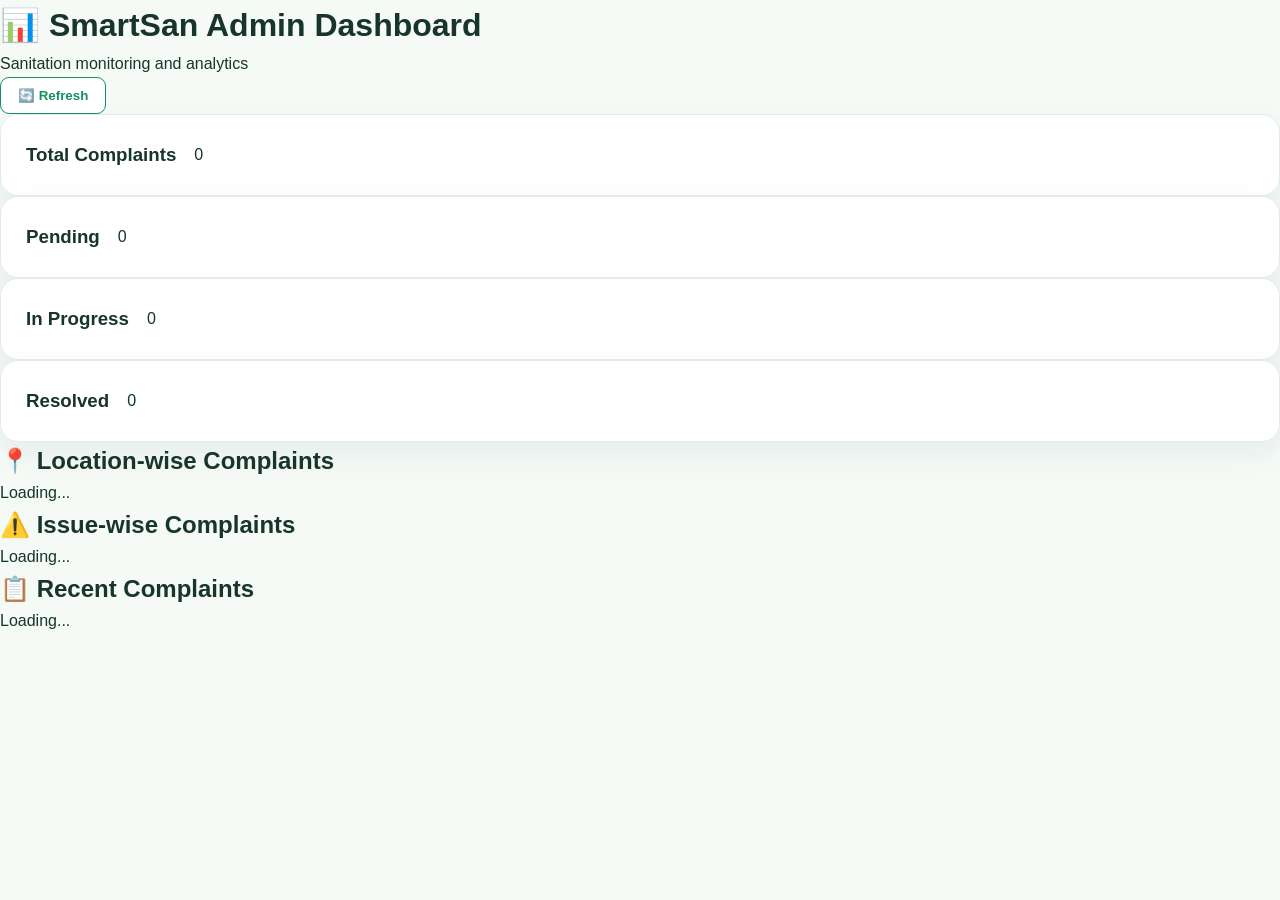
<file: admin.html>
<!DOCTYPE html>
<html lang="en">
<head>
    <meta charset="UTF-8">
    <meta name="viewport" content="width=device-width, initial-scale=1.0">

    <title>SmartSan - Admin Dashboard</title>

    <link rel="stylesheet" href="css/style.css">
</head>

<body>

<div class="dashboard-container">

    <header class="dashboard-header">
        <div>
            <h1>📊 SmartSan Admin Dashboard</h1>
            <p>Sanitation monitoring and analytics</p>
        </div>

        <button onclick="loadDashboard()" class="refresh-btn">
            🔄 Refresh
        </button>
    </header>


    <!-- STATISTICS -->

    <div class="stats-container">

        <div class="stat-card">
            <h3>Total Complaints</h3>
            <div id="total">0</div>
        </div>

        <div class="stat-card">
            <h3>Pending</h3>
            <div id="pending">0</div>
        </div>

        <div class="stat-card">
            <h3>In Progress</h3>
            <div id="progress">0</div>
        </div>

        <div class="stat-card">
            <h3>Resolved</h3>
            <div id="resolved">0</div>
        </div>

    </div>


    <!-- LOCATION ANALYSIS -->

    <div class="reports-section">

        <h2>📍 Location-wise Complaints</h2>

        <div id="locationData">
            Loading...
        </div>

    </div>


    <!-- ISSUE ANALYSIS -->

    <div class="reports-section">

        <h2>⚠️ Issue-wise Complaints</h2>

        <div id="issueData">
            Loading...
        </div>

    </div>


    <!-- RECENT COMPLAINTS -->

    <div class="reports-section">

        <h2>📋 Recent Complaints</h2>

        <div id="recentData">
            Loading...
        </div>

    </div>

</div>


<script>

const API = "http://127.0.0.1:5000";


// ==============================
// LOAD DASHBOARD
// ==============================

async function loadDashboard() {

    try {

        const response =
            await fetch(API + "/api/complaints");

        const complaints =
            await response.json();

        console.log("Admin Data:", complaints);


        updateStatistics(complaints);

        updateLocationData(complaints);

        updateIssueData(complaints);

        updateRecentComplaints(complaints);


    } catch (error) {

        console.error(error);

        alert(
            "Could not connect to SmartSan backend."
        );

    }

}


// ==============================
// STATISTICS
// ==============================

function updateStatistics(complaints) {

    let pending = 0;
    let progress = 0;
    let resolved = 0;


    complaints.forEach(function(c) {

        if (c.status === "Pending") {
            pending++;
        }

        if (c.status === "In Progress") {
            progress++;
        }

        if (c.status === "Resolved") {
            resolved++;
        }

    });


    document.getElementById("total")
        .textContent = complaints.length;

    document.getElementById("pending")
        .textContent = pending;

    document.getElementById("progress")
        .textContent = progress;

    document.getElementById("resolved")
        .textContent = resolved;

}


// ==============================
// LOCATION DATA
// ==============================

function updateLocationData(complaints) {

    const locations = {};


    complaints.forEach(function(c) {

        const name = c.location_name;

        if (!locations[name]) {
            locations[name] = 0;
        }

        locations[name]++;

    });


    let html = "";


    for (const location in locations) {

        html += `
            <div class="report-row">

                <div>
                    <strong>
                        📍 ${location}
                    </strong>
                </div>

                <div>
                    <strong>
                        ${locations[location]} complaints
                    </strong>
                </div>

            </div>
        `;

    }


    document.getElementById("locationData")
        .innerHTML =
        html || "<p>No data available</p>";

}


// ==============================
// ISSUE DATA
// ==============================

function updateIssueData(complaints) {

    const issues = {};


    complaints.forEach(function(c) {

        const issue = c.issue_type;

        if (!issues[issue]) {
            issues[issue] = 0;
        }

        issues[issue]++;

    });


    let html = "";


    for (const issue in issues) {

        html += `
            <div class="report-row">

                <div>
                    <strong>
                        ⚠️ ${issue}
                    </strong>
                </div>

                <div>
                    <strong>
                        ${issues[issue]} reports
                    </strong>
                </div>

            </div>
        `;

    }


    document.getElementById("issueData")
        .innerHTML =
        html || "<p>No data available</p>";

}


// ==============================
// RECENT COMPLAINTS
// ==============================

function updateRecentComplaints(complaints) {

    const recent =
        complaints.slice(0, 5);


    let html = "";


    recent.forEach(function(c) {

        html += `

            <div class="report-row">

                <div>

                    <h3>
                        Complaint #${c.complaint_id}
                    </h3>

                    <p>
                        📍 ${c.location_name}
                    </p>

                    <p>
                        ⚠️ ${c.issue_type}
                    </p>

                </div>


                <div>

                    <span class="status
                    ${
                        c.status === "Resolved"
                        ? "resolved"
                        : c.status === "In Progress"
                        ? "progress"
                        : "pending"
                    }">

                        ${c.status}

                    </span>

                </div>

            </div>

        `;

    });


    document.getElementById("recentData")
        .innerHTML =
        html || "<p>No complaints available</p>";

}


// ==============================
// LOAD ON PAGE OPEN
// ==============================

document.addEventListener(
    "DOMContentLoaded",
    loadDashboard
);

</script>

</body>
</html>
</file>
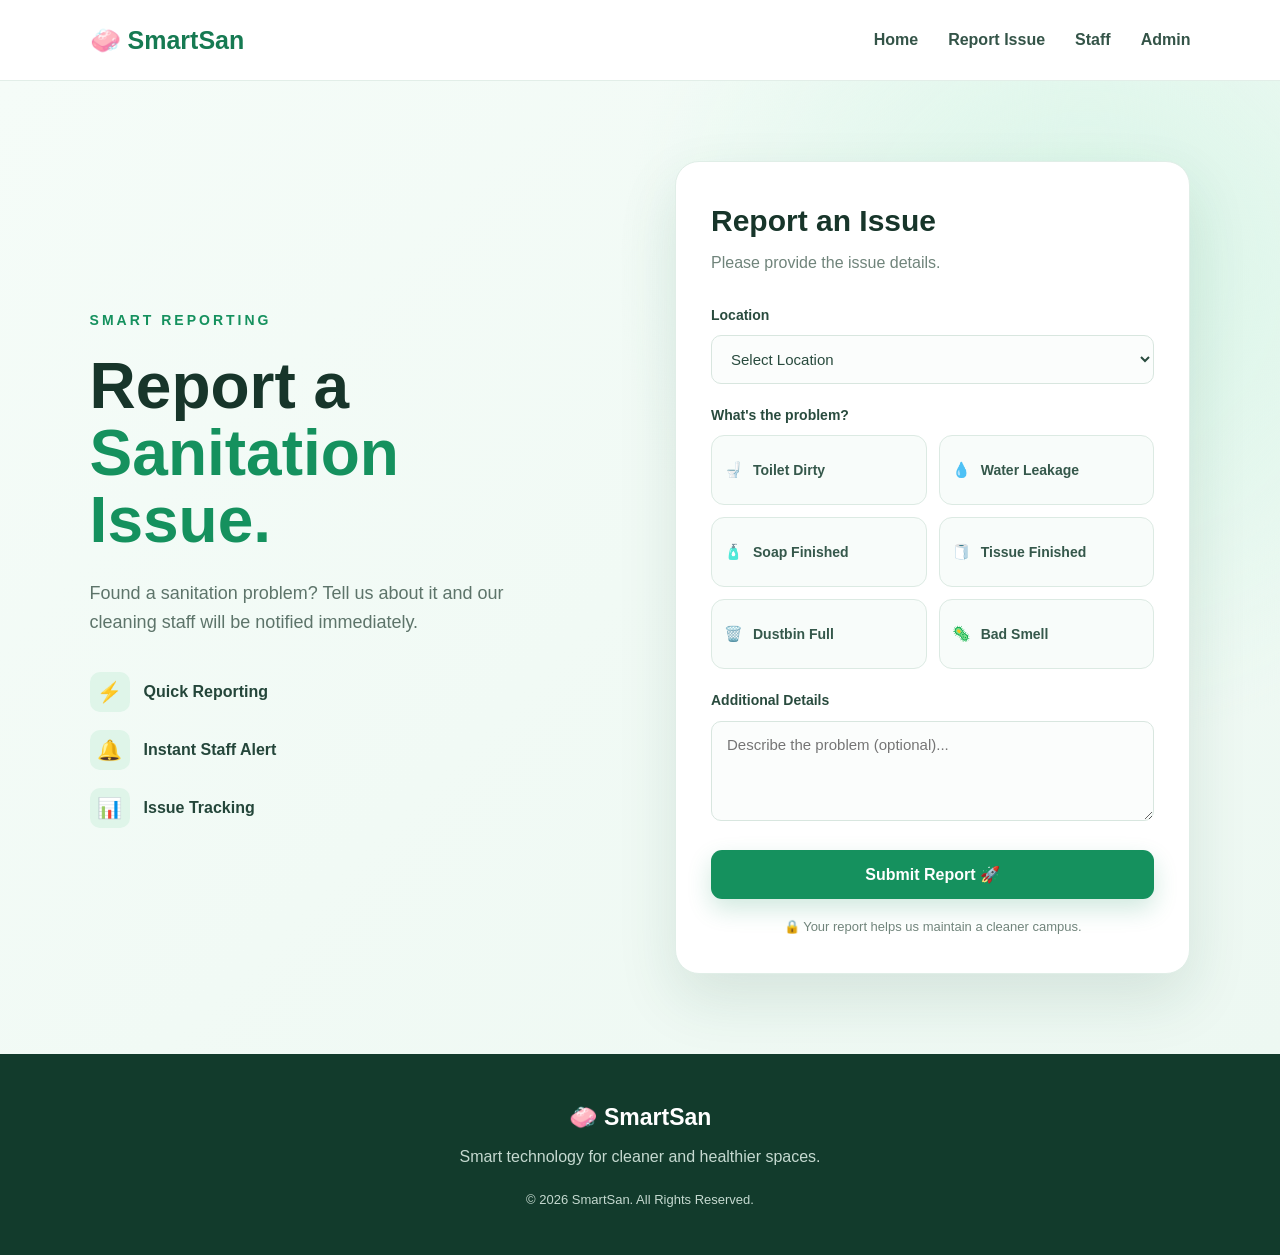
<file: report.html>
<!DOCTYPE html>
<html lang="en">

<head>
    <meta charset="UTF-8">
    <meta name="viewport" content="width=device-width, initial-scale=1.0">

    <title>Report Issue | SmartSan</title>

    <link rel="stylesheet" href="css/style.css">
</head>

<body>

    <!-- NAVBAR -->
    <header class="navbar">

        <div class="logo">
            🧼 SmartSan
        </div>

        <nav>
            <a href="index.html">Home</a>
            <a href="report.html">Report Issue</a>
            <a href="staff.html">Staff</a>
            <a href="admin.html">Admin</a>
        </nav>

    </header>


    <!-- REPORT SECTION -->
    <section class="report-section">

        <div class="report-container">

            <!-- LEFT SIDE -->
            <div class="report-info">

                <span class="small-title">
                    SMART REPORTING
                </span>

                <h1>
                    Report a<br>
                    <span>Sanitation Issue.</span>
                </h1>

                <p>
                    Found a sanitation problem?
                    Tell us about it and our cleaning staff
                    will be notified immediately.
                </p>

                <div class="report-features">

                    <div>
                        <span>⚡</span>
                        <strong>Quick Reporting</strong>
                    </div>

                    <div>
                        <span>🔔</span>
                        <strong>Instant Staff Alert</strong>
                    </div>

                    <div>
                        <span>📊</span>
                        <strong>Issue Tracking</strong>
                    </div>

                </div>

            </div>


            <!-- REPORT FORM -->
            <div class="report-card">

                <h2>Report an Issue</h2>

                <p class="form-subtitle">
                    Please provide the issue details.
                </p>


                <!-- LOCATION -->
                <label for="location">
                    Location
                </label>

                <select id="location">

                    <option value="">
                        Select Location
                    </option>

                    <option value="1">
                        Girls Toilet - Ground Floor
                    </option>

                    <option value="2">
                        Girls Toilet - First Floor
                    </option>

                    <option value="3">
                        Boys Toilet - Ground Floor
                    </option>

                    <option value="4">
                        Boys Toilet - First Floor
                    </option>

                    <option value="5">
                        Canteen
                    </option>

                    <option value="6">
                        College Campus
                    </option>

                </select>


                <!-- ISSUE TYPE -->
                <label>
                    What's the problem?
                </label>

                <div class="issue-grid">

                    <button
                        type="button"
                        class="issue-btn"
                        data-issue="Toilet Dirty">

                        🚽
                        <span>Toilet Dirty</span>

                    </button>


                    <button
                        type="button"
                        class="issue-btn"
                        data-issue="Water Leakage">

                        💧
                        <span>Water Leakage</span>

                    </button>


                    <button
                        type="button"
                        class="issue-btn"
                        data-issue="Soap Finished">

                        🧴
                        <span>Soap Finished</span>

                    </button>


                    <button
                        type="button"
                        class="issue-btn"
                        data-issue="Tissue Finished">

                        🧻
                        <span>Tissue Finished</span>

                    </button>


                    <button
                        type="button"
                        class="issue-btn"
                        data-issue="Dustbin Full">

                        🗑️
                        <span>Dustbin Full</span>

                    </button>


                    <button
                        type="button"
                        class="issue-btn"
                        data-issue="Bad Smell">

                        🦠
                        <span>Bad Smell</span>

                    </button>

                </div>


                <!-- DESCRIPTION -->
                <label for="description">
                    Additional Details
                </label>

                <textarea
                    id="description"
                    placeholder="Describe the problem (optional)..."
                    rows="4"></textarea>


                <!-- SUBMIT -->
                <button
                    type="button"
                    class="submit-report"
                    onclick="submitReport()">

                    Submit Report 🚀

                </button>


                <p class="privacy-note">
                    🔒 Your report helps us maintain a cleaner campus.
                </p>

            </div>

        </div>

    </section>


    <!-- FOOTER -->
    <footer>

        <h3>🧼 SmartSan</h3>

        <p>
            Smart technology for cleaner and healthier spaces.
        </p>

        <p class="copyright">
            © 2026 SmartSan. All Rights Reserved.
        </p>

    </footer>


    <script src="js/script.js"></script>

</body>

</html>
</file>
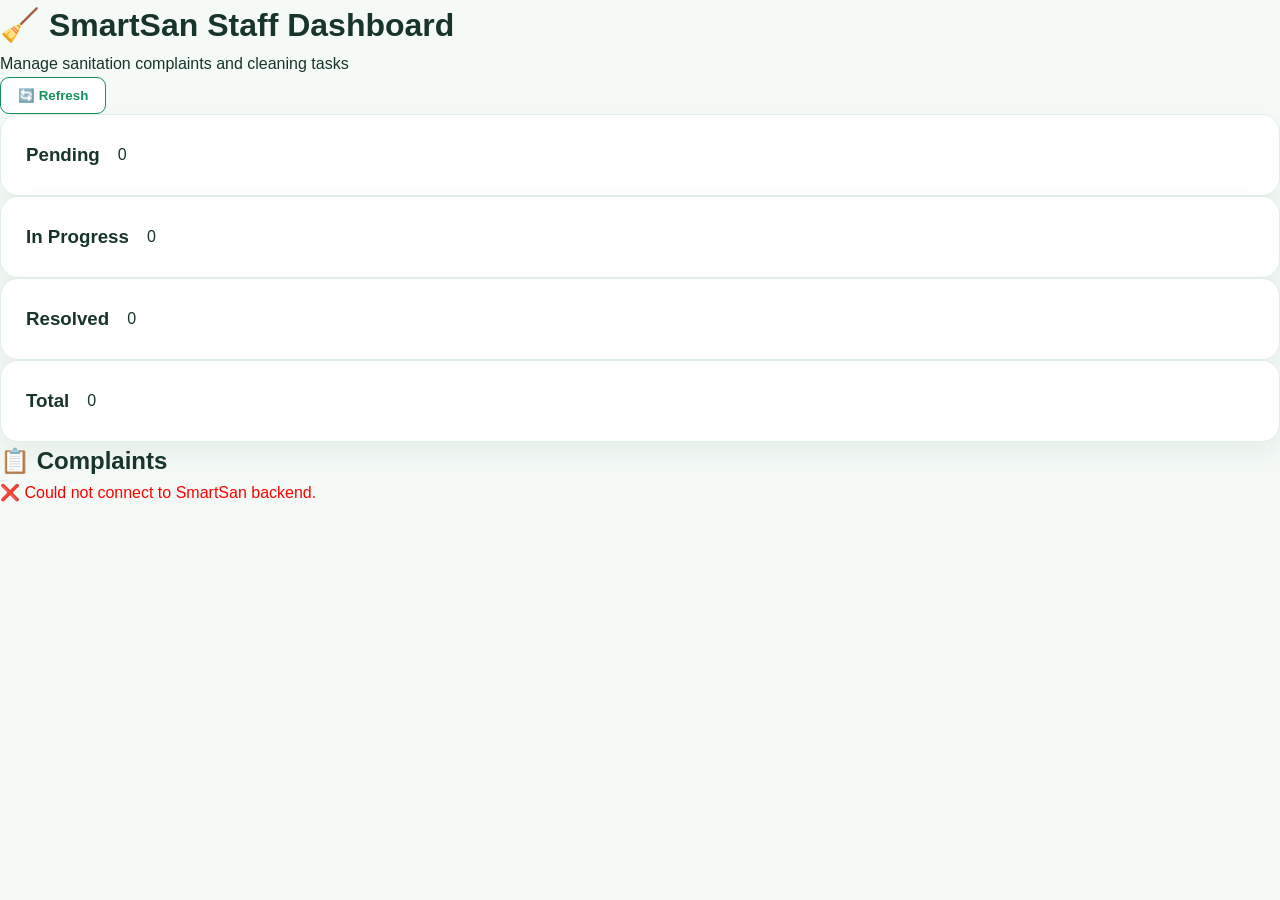
<file: staff.html>
<!DOCTYPE html>
<html lang="en">
<head>
    <meta charset="UTF-8">
    <meta name="viewport" content="width=device-width, initial-scale=1.0">

    <title>SmartSan - Staff Dashboard</title>

    <link rel="stylesheet" href="css/style.css">
</head>

<body>

    <div class="dashboard-container">

        <header class="dashboard-header">
            <div>
                <h1>🧹 SmartSan Staff Dashboard</h1>
                <p>Manage sanitation complaints and cleaning tasks</p>
            </div>

            <button onclick="loadComplaints()" class="refresh-btn">
                🔄 Refresh
            </button>
        </header>


        <div class="stats-container">

            <div class="stat-card">
                <h3>Pending</h3>
                <div id="pendingCount">0</div>
            </div>

            <div class="stat-card">
                <h3>In Progress</h3>
                <div id="progressCount">0</div>
            </div>

            <div class="stat-card">
                <h3>Resolved</h3>
                <div id="resolvedCount">0</div>
            </div>

            <div class="stat-card">
                <h3>Total</h3>
                <div id="totalCount">0</div>
            </div>

        </div>


        <div class="reports-section">

            <h2>📋 Complaints</h2>

            <div id="reportsContainer">

                <p>Loading complaints...</p>

            </div>

        </div>

    </div>


    <script>

        const API_URL = "http://127.0.0.1:5000";


        // ==============================
        // LOAD COMPLAINTS
        // ==============================

        async function loadComplaints() {

            const container =
                document.getElementById("reportsContainer");

            container.innerHTML =
                "<p>Loading complaints...</p>";

            try {

                const response =
                    await fetch(API_URL + "/api/complaints");

                const complaints =
                    await response.json();

                console.log("Complaints:", complaints);

                displayComplaints(complaints);

                updateStats(complaints);

            } catch (error) {

                console.error(error);

                container.innerHTML = `
                    <p style="color:red;">
                        ❌ Could not connect to SmartSan backend.
                    </p>
                `;
            }
        }


        // ==============================
        // DISPLAY COMPLAINTS
        // ==============================

        function displayComplaints(complaints) {

            const container =
                document.getElementById("reportsContainer");

            if (!complaints || complaints.length === 0) {

                container.innerHTML = `
                    <div class="empty-message">
                        <h3>🎉 No complaints</h3>
                        <p>All sanitation areas are clean.</p>
                    </div>
                `;

                return;
            }


            container.innerHTML = "";


            complaints.forEach(function (complaint) {

                let statusClass = "pending";

                if (complaint.status === "In Progress") {
                    statusClass = "progress";
                }

                if (complaint.status === "Resolved") {
                    statusClass = "resolved";
                }


                const card =
                    document.createElement("div");

                card.className = "report-row";


                card.innerHTML = `

                    <div class="report-info">

                        <h3>
                            Complaint #${complaint.complaint_id}
                        </h3>

                        <p>
                            📍 <strong>Location:</strong>
                            ${complaint.location_name}
                        </p>

                        <p>
                            ⚠️ <strong>Issue:</strong>
                            ${complaint.issue_type}
                        </p>

                        <p>
                            📱 <strong>Source:</strong>
                            ${complaint.source}
                        </p>

                        <p>
                            📝 <strong>Details:</strong>
                            ${complaint.details || "No details"}
                        </p>

                        <p>
                            🕒 <strong>Reported:</strong>
                            ${formatDate(complaint.reported_at)}
                        </p>

                    </div>


                    <div class="report-action">

                        <span class="status ${statusClass}">
                            ${complaint.status}
                        </span>


                        ${
                            complaint.status === "Pending"
                            ?
                            `<button
                                onclick="changeStatus(
                                    ${complaint.complaint_id},
                                    'In Progress'
                                )">
                                Start Cleaning
                            </button>`
                            :
                            ""
                        }


                        ${
                            complaint.status === "In Progress"
                            ?
                            `<button
                                onclick="changeStatus(
                                    ${complaint.complaint_id},
                                    'Resolved'
                                )">
                                Complete ✓
                            </button>`
                            :
                            ""
                        }


                        ${
                            complaint.status === "Resolved"
                            ?
                            `<button disabled>
                                Completed ✓
                            </button>`
                            :
                            ""
                        }

                    </div>

                `;


                container.appendChild(card);

            });

        }


        // ==============================
        // UPDATE STATUS
        // ==============================

        async function changeStatus(
            complaintId,
            newStatus
        ) {

            try {

                const response = await fetch(
                    API_URL +
                    "/api/complaints/" +
                    complaintId +
                    "/status",
                    {
                        method: "PUT",

                        headers: {
                            "Content-Type":
                                "application/json"
                        },

                        body: JSON.stringify({
                            status: newStatus
                        })
                    }
                );


                const result =
                    await response.json();


                console.log(result);


                if (response.ok) {

                    alert(
                        "Complaint #" +
                        complaintId +
                        " updated to " +
                        newStatus +
                        " ✅"
                    );

                    loadComplaints();

                } else {

                    alert(
                        "Error: " +
                        result.message
                    );
                }


            } catch (error) {

                console.error(error);

                alert(
                    "Could not connect to backend."
                );
            }

        }


        // ==============================
        // UPDATE STATISTICS
        // ==============================

        function updateStats(complaints) {

            let pending = 0;
            let progress = 0;
            let resolved = 0;


            complaints.forEach(function (complaint) {

                if (complaint.status === "Pending") {
                    pending++;
                }

                else if (
                    complaint.status === "In Progress"
                ) {
                    progress++;
                }

                else if (
                    complaint.status === "Resolved"
                ) {
                    resolved++;
                }

            });


            document.getElementById(
                "pendingCount"
            ).textContent = pending;


            document.getElementById(
                "progressCount"
            ).textContent = progress;


            document.getElementById(
                "resolvedCount"
            ).textContent = resolved;


            document.getElementById(
                "totalCount"
            ).textContent = complaints.length;

        }


        // ==============================
        // DATE FORMAT
        // ==============================

        function formatDate(dateString) {

            if (!dateString) {
                return "N/A";
            }

            return new Date(dateString)
                .toLocaleString();

        }


        // ==============================
        // LOAD WHEN PAGE OPENS
        // ==============================

        document.addEventListener(
            "DOMContentLoaded",
            loadComplaints
        );

    </script>

</body>
</html>
</file>
<file: css/style.css>
/* =========================
   SMARTSAN GLOBAL STYLES
========================= */

* {
    margin: 0;
    padding: 0;
    box-sizing: border-box;
}

html {
    scroll-behavior: smooth;
}

body {
    font-family: Arial, Helvetica, sans-serif;
    background: #f5faf7;
    color: #17352a;
    line-height: 1.6;
}


/* =========================
   NAVBAR
========================= */

.navbar {
    width: 100%;
    padding: 20px 7%;
    display: flex;
    justify-content: space-between;
    align-items: center;

    background: rgba(255, 255, 255, 0.95);

    border-bottom: 1px solid #e2eee8;

    position: sticky;
    top: 0;
    z-index: 1000;
}

.logo {
    font-size: 25px;
    font-weight: 800;
    color: #167a52;
}

.navbar nav {
    display: flex;
    gap: 30px;
}

.navbar nav a {
    text-decoration: none;
    color: #345448;
    font-weight: 600;
    transition: 0.3s;
}

.navbar nav a:hover {
    color: #14905d;
}


/* =========================
   HERO
========================= */

.hero {
    min-height: 650px;

    padding: 90px 7%;

    display: flex;
    justify-content: space-between;
    align-items: center;
    gap: 70px;

    background:
        radial-gradient(circle at 80% 20%, #d9f5e7, transparent 35%),
        linear-gradient(135deg, #f7fcf9, #eef9f3);
}

.hero-content {
    max-width: 650px;
}

.small-title {
    color: #15915e;
    font-size: 14px;
    font-weight: 800;
    letter-spacing: 2px;
}

.hero h1 {
    margin-top: 18px;

    font-size: clamp(48px, 6vw, 78px);

    line-height: 1.05;

    color: #17352a;
}

.hero h1 span {
    color: #15915e;
}

.hero p {
    margin-top: 25px;

    max-width: 600px;

    font-size: 18px;

    color: #587067;
}


/* =========================
   BUTTONS
========================= */

.hero-buttons {
    margin-top: 35px;

    display: flex;
    gap: 15px;
    flex-wrap: wrap;
}

.btn {
    display: inline-block;

    padding: 14px 25px;

    border-radius: 10px;

    text-decoration: none;

    font-weight: 700;

    transition: 0.3s;
}

.primary {
    background: #15915e;
    color: white;

    box-shadow: 0 10px 25px rgba(21, 145, 94, 0.2);
}

.primary:hover {
    transform: translateY(-3px);
    background: #10794d;
}

.secondary {
    border: 1px solid #15915e;
    color: #15915e;
    background: white;
}

.secondary:hover {
    background: #eaf8f1;
}


/* =========================
   STATUS CARD
========================= */

.status-card {
    width: 380px;

    background: white;

    padding: 28px;

    border-radius: 22px;

    box-shadow: 0 25px 60px rgba(32, 85, 62, 0.12);

    border: 1px solid #e3eee8;
}

.status-header {
    display: flex;

    justify-content: space-between;
    align-items: center;

    padding-bottom: 20px;

    border-bottom: 1px solid #edf2ef;
}

.status-header h3 {
    font-size: 20px;
}

.status-header p {
    color: #15915e;

    font-size: 14px;

    font-weight: 700;
}

.status-icon {
    font-size: 30px;
}

.status-item {
    display: flex;

    justify-content: space-between;
    align-items: center;

    padding: 18px 5px;

    border-bottom: 1px solid #f0f3f1;

    color: #40584e;
}

.status-item:last-child {
    border-bottom: none;
}

.status-item strong {
    color: #c47b00;
}

.status-item .success {
    color: #15915e;
}


/* =========================
   HOW IT WORKS
========================= */

.how-section {
    padding: 100px 7%;

    background: white;
}

.section-heading {
    text-align: center;

    margin-bottom: 55px;
}

.section-heading span {
    color: #15915e;

    font-size: 13px;

    font-weight: 800;

    letter-spacing: 2px;
}

.section-heading h2 {
    margin-top: 12px;

    font-size: 45px;

    line-height: 1.15;
}


/* =========================
   FEATURE CARDS
========================= */

.feature-grid {
    max-width: 1200px;

    margin: auto;

    display: grid;

    grid-template-columns: repeat(4, 1fr);

    gap: 22px;
}

.feature-card {
    padding: 30px;

    background: #f7fbf9;

    border: 1px solid #e4eee9;

    border-radius: 18px;

    transition: 0.3s;
}

.feature-card:hover {
    transform: translateY(-8px);

    box-shadow: 0 20px 40px rgba(23, 85, 58, 0.1);

    border-color: #b9e4cf;
}

.feature-icon {
    width: 55px;
    height: 55px;

    display: flex;
    align-items: center;
    justify-content: center;

    border-radius: 14px;

    background: #dff5e9;

    font-size: 26px;

    margin-bottom: 20px;
}

.feature-card h3 {
    font-size: 20px;

    margin-bottom: 10px;
}

.feature-card p {
    color: #687c73;

    font-size: 15px;
}


/* =========================
   FOOTER
========================= */

footer {
    text-align: center;

    padding: 45px 20px;

    background: #123b2c;

    color: white;
}

footer h3 {
    font-size: 23px;

    margin-bottom: 8px;
}

footer p {
    color: #c5d9d0;
}

footer .copyright {
    margin-top: 20px;

    font-size: 13px;
}


/* =========================
   RESPONSIVE
========================= */

@media (max-width: 950px) {

    .hero {
        flex-direction: column;

        text-align: center;
    }

    .hero-buttons {
        justify-content: center;
    }

    .status-card {
        width: 100%;
        max-width: 500px;
    }

    .feature-grid {
        grid-template-columns: repeat(2, 1fr);
    }
}


@media (max-width: 600px) {

    .navbar {
        flex-direction: column;
        gap: 15px;
    }

    .navbar nav {
        gap: 15px;

        flex-wrap: wrap;

        justify-content: center;
    }

    .hero {
        padding: 60px 5%;
    }

    .hero h1 {
        font-size: 45px;
    }

    .feature-grid {
        grid-template-columns: 1fr;
    }

    .section-heading h2 {
        font-size: 35px;
    }
}
/* =========================
   REPORT PAGE
========================= */

.report-section {
    min-height: 720px;
    padding: 80px 7%;

    background:
        radial-gradient(circle at 85% 20%, #d8f5e7, transparent 35%),
        linear-gradient(135deg, #f5fcf8, #edf8f2);
}

.report-container {
    max-width: 1200px;
    margin: auto;

    display: grid;
    grid-template-columns: 1fr 1fr;

    gap: 70px;
    align-items: center;
}


/* LEFT CONTENT */

.report-info {
    padding-right: 30px;
}

.report-info .small-title {
    color: #15915e;

    font-size: 14px;

    font-weight: 800;

    letter-spacing: 3px;
}

.report-info h1 {
    margin-top: 20px;

    font-size: 64px;

    line-height: 1.05;

    color: #17352a;
}

.report-info h1 span {
    color: #15915e;
}

.report-info > p {
    margin-top: 25px;

    max-width: 520px;

    font-size: 18px;

    color: #5d746a;
}


/* REPORT FEATURES */

.report-features {
    margin-top: 35px;

    display: flex;

    flex-direction: column;

    gap: 18px;
}

.report-features div {
    display: flex;

    align-items: center;

    gap: 14px;

    font-size: 16px;

    color: #24463a;
}

.report-features span {
    width: 40px;
    height: 40px;

    display: flex;

    align-items: center;

    justify-content: center;

    border-radius: 10px;

    background: #dff5e9;

    font-size: 20px;
}


/* =========================
   REPORT CARD
========================= */

.report-card {
    background: white;

    padding: 35px;

    border-radius: 24px;

    border: 1px solid #e0eee7;

    box-shadow: 0 25px 60px rgba(24, 84, 59, 0.12);
}

.report-card h2 {
    font-size: 30px;

    color: #17352a;
}

.form-subtitle {
    margin-top: 5px;

    margin-bottom: 28px;

    color: #70847b;
}


/* LABELS */

.report-card label {
    display: block;

    margin-top: 20px;

    margin-bottom: 9px;

    font-size: 14px;

    font-weight: 700;

    color: #294b3e;
}


/* LOCATION */

.report-card select,
.report-card textarea {
    width: 100%;

    padding: 14px 15px;

    border: 1px solid #d8e6df;

    border-radius: 10px;

    outline: none;

    font-size: 15px;

    font-family: inherit;

    background: #fbfdfc;

    color: #294b3e;

    transition: 0.3s;
}

.report-card select:focus,
.report-card textarea:focus {
    border-color: #15915e;

    box-shadow: 0 0 0 3px rgba(21, 145, 94, 0.1);
}


/* =========================
   ISSUE BUTTONS
========================= */

.issue-grid {
    display: grid;

    grid-template-columns: 1fr 1fr;

    gap: 12px;
}

.issue-btn {
    min-height: 70px;

    padding: 12px;

    border: 1px solid #dceae3;

    border-radius: 13px;

    background: #f8fcfa;

    cursor: pointer;

    display: flex;

    align-items: center;

    gap: 10px;

    text-align: left;

    font-family: inherit;

    font-size: 15px;

    font-weight: 600;

    color: #35584b;

    transition: 0.25s;
}

.issue-btn:hover {
    border-color: #15915e;

    background: #eaf8f1;

    transform: translateY(-2px);
}

.issue-btn.active {
    border-color: #15915e;

    background: #dff5e9;

    color: #10794d;

    box-shadow: 0 5px 15px rgba(21, 145, 94, 0.12);
}

.issue-btn span {
    font-size: 14px;
}


/* TEXTAREA */

.report-card textarea {
    resize: vertical;

    min-height: 100px;
}


/* =========================
   SUBMIT BUTTON
========================= */

.submit-report {
    width: 100%;

    margin-top: 22px;

    padding: 15px;

    border: none;

    border-radius: 11px;

    background: #15915e;

    color: white;

    font-size: 16px;

    font-weight: 700;

    font-family: inherit;

    cursor: pointer;

    box-shadow: 0 10px 25px rgba(21, 145, 94, 0.2);

    transition: 0.3s;
}

.submit-report:hover {
    background: #10794d;

    transform: translateY(-2px);
}


/* PRIVACY NOTE */

.privacy-note {
    margin-top: 18px;

    text-align: center;

    font-size: 13px;

    color: #70847b;
}


/* =========================
   REPORT PAGE RESPONSIVE
========================= */

@media (max-width: 900px) {

    .report-container {
        grid-template-columns: 1fr;

        gap: 40px;
    }

    .report-info {
        padding-right: 0;

        text-align: center;
    }

    .report-info > p {
        margin-left: auto;
        margin-right: auto;
    }

    .report-features {
        align-items: center;
    }
}


@media (max-width: 600px) {

    .report-section {
        padding: 50px 5%;
    }

    .report-info h1 {
        font-size: 45px;
    }

    .report-card {
        padding: 25px 20px;
    }

    .issue-grid {
        grid-template-columns: 1fr;
    }
}
/* =================================
   STAFF DASHBOARD
================================= */

.staff-section {
    min-height: 800px;
    padding: 75px 7%;

    background:
        radial-gradient(circle at 90% 10%, #dff6ea, transparent 30%),
        #f5faf7;
}


/* DASHBOARD HEADING */

.dashboard-heading {
    max-width: 1200px;
    margin: auto;

    display: flex;
    justify-content: space-between;
    align-items: flex-end;

    gap: 30px;
}

.dashboard-heading h1 {
    margin-top: 10px;

    font-size: 48px;

    color: #17352a;
}

.dashboard-heading p {
    margin-top: 8px;

    color: #667b71;

    font-size: 16px;
}

.online-status {
    padding: 12px 18px;

    background: white;

    border: 1px solid #dcebe3;

    border-radius: 30px;

    color: #15915e;

    font-weight: 700;

    box-shadow: 0 8px 20px rgba(23, 85, 58, 0.07);
}


/* =================================
   STATISTICS
================================= */

.stats-grid {
    max-width: 1200px;

    margin: 45px auto;

    display: grid;

    grid-template-columns: repeat(4, 1fr);

    gap: 20px;
}

.stat-card {
    padding: 25px;

    background: white;

    border: 1px solid #e0eee7;

    border-radius: 18px;

    display: flex;

    align-items: center;

    gap: 18px;

    box-shadow: 0 12px 30px rgba(23, 85, 58, 0.07);

    transition: 0.3s;
}

.stat-card:hover {
    transform: translateY(-5px);
}

.stat-icon {
    width: 55px;
    height: 55px;

    display: flex;

    align-items: center;
    justify-content: center;

    border-radius: 14px;

    background: #e2f6eb;

    font-size: 25px;
}

.stat-card h2 {
    font-size: 30px;

    color: #17352a;
}

.stat-card p {
    color: #71857c;

    font-size: 14px;

    font-weight: 600;
}

.alert-card {
    border-color: #f0dfc2;
}


/* =================================
   REPORTS PANEL
================================= */

.reports-panel,
.sensor-alerts {
    max-width: 1200px;

    margin: 30px auto;

    background: white;

    border: 1px solid #e0eee7;

    border-radius: 20px;

    padding: 30px;

    box-shadow: 0 15px 35px rgba(23, 85, 58, 0.06);
}

.panel-header {
    display: flex;

    justify-content: space-between;

    align-items: center;

    gap: 20px;

    margin-bottom: 25px;
}

.panel-header h2 {
    font-size: 25px;

    color: #17352a;
}

.panel-header p {
    margin-top: 5px;

    color: #71857c;

    font-size: 14px;
}


/* REFRESH BUTTON */

.refresh-btn {
    border: 1px solid #15915e;

    background: white;

    color: #15915e;

    padding: 10px 17px;

    border-radius: 9px;

    font-weight: 700;

    cursor: pointer;

    transition: 0.3s;
}

.refresh-btn:hover {
    background: #15915e;

    color: white;
}


/* =================================
   REPORT ROW
================================= */

.report-row {
    display: grid;

    grid-template-columns: 2.2fr 1.5fr 0.7fr 0.9fr 0.7fr;

    align-items: center;

    gap: 20px;

    padding: 20px 5px;

    border-top: 1px solid #edf2ef;
}

.report-location {
    display: flex;

    align-items: center;

    gap: 14px;
}

.location-icon {
    width: 45px;
    height: 45px;

    display: flex;

    justify-content: center;
    align-items: center;

    border-radius: 12px;

    background: #e5f7ed;

    font-size: 21px;
}

.report-location h3 {
    font-size: 15px;

    color: #294b3e;
}

.report-location p {
    margin-top: 3px;

    color: #879890;

    font-size: 12px;
}

.report-issue {
    font-size: 14px;

    font-weight: 600;

    color: #456358;
}


/* =================================
   PRIORITY
================================= */

.priority {
    display: inline-block;

    padding: 5px 9px;

    border-radius: 20px;

    font-size: 11px;

    font-weight: 800;
}

.priority.high {
    background: #ffe6e1;

    color: #d64b35;
}

.priority.medium {
    background: #fff1d7;

    color: #b87900;
}

.priority.low {
    background: #e2f6eb;

    color: #168354;
}


/* =================================
   STATUS
================================= */

.status {
    display: inline-block;

    padding: 6px 11px;

    border-radius: 20px;

    font-size: 12px;

    font-weight: 700;
}

.status.pending {
    background: #fff1d7;

    color: #b87900;
}

.status.progress {
    background: #e2edff;

    color: #3971c7;
}

.status.resolved {
    background: #e2f6eb;

    color: #168354;
}


/* =================================
   ACTION BUTTON
================================= */

.action-btn {
    border: none;

    padding: 9px 14px;

    border-radius: 8px;

    background: #15915e;

    color: white;

    font-weight: 700;

    cursor: pointer;

    transition: 0.3s;
}

.action-btn:hover {
    background: #10794d;

    transform: translateY(-2px);
}

.action-btn.completed {
    background: #e2f6eb;

    color: #168354;

    cursor: default;
}


/* =================================
   SENSOR ALERTS
================================= */

.sensor-grid {
    display: grid;

    grid-template-columns: repeat(3, 1fr);

    gap: 18px;
}

.sensor-card {
    padding: 20px;

    background: #f7fbf9;

    border: 1px solid #e1eee8;

    border-radius: 15px;

    display: grid;

    grid-template-columns: auto 1fr auto;

    align-items: center;

    gap: 13px;
}

.sensor-icon {
    width: 45px;
    height: 45px;

    display: flex;

    align-items: center;
    justify-content: center;

    background: #e1f5e9;

    border-radius: 11px;

    font-size: 21px;
}

.sensor-card h3 {
    font-size: 14px;

    color: #294b3e;
}

.sensor-card p {
    margin-top: 3px;

    font-size: 11px;

    color: #80928a;
}

.sensor-card strong {
    color: #15915e;

    font-size: 14px;
}

.sensor-card strong.danger {
    color: #d64b35;
}


/* =================================
   RESPONSIVE
================================= */

@media (max-width: 1000px) {

    .stats-grid {
        grid-template-columns: repeat(2, 1fr);
    }

    .sensor-grid {
        grid-template-columns: 1fr;
    }

    .report-row {
        grid-template-columns: 1fr 1fr;
    }
}


@media (max-width: 700px) {

    .staff-section {
        padding: 50px 5%;
    }

    .dashboard-heading {
        flex-direction: column;

        align-items: flex-start;
    }

    .dashboard-heading h1 {
        font-size: 38px;
    }

    .stats-grid {
        grid-template-columns: 1fr;
    }

    .reports-panel,
    .sensor-alerts {
        padding: 20px;
    }

    .report-row {
        grid-template-columns: 1fr;

        gap: 12px;
    }

    .panel-header {
        flex-direction: column;

        align-items: flex-start;
    }
}
/* =====================================
   ADMIN DASHBOARD
===================================== */

.admin-section {
    min-height: 900px;
    padding: 70px 7%;
    background:
        radial-gradient(circle at 90% 5%, #dff6ea, transparent 30%),
        #f5faf7;
}

.admin-heading {
    max-width: 1200px;
    margin: auto;
    display: flex;
    justify-content: space-between;
    align-items: flex-end;
}

.admin-heading h1 {
    font-size: 48px;
    margin-top: 10px;
    color: #17352a;
}

.admin-heading p {
    color: #667b71;
    margin-top: 8px;
}

.admin-status {
    padding: 12px 18px;
    background: white;
    border: 1px solid #dcebe3;
    border-radius: 30px;
    color: #15915e;
    font-weight: 700;
}


/* STAT CARDS */

.admin-stats {
    max-width: 1200px;
    margin: 45px auto 30px;
    display: grid;
    grid-template-columns: repeat(4, 1fr);
    gap: 20px;
}

.admin-stat-card {
    background: white;
    padding: 25px;
    border-radius: 18px;
    border: 1px solid #e0eee7;
    display: flex;
    align-items: center;
    gap: 18px;
    box-shadow: 0 12px 30px rgba(23, 85, 58, .07);
    transition: .3s;
}

.admin-stat-card:hover {
    transform: translateY(-5px);
}

.admin-stat-icon {
    width: 55px;
    height: 55px;
    background: #e2f6eb;
    border-radius: 14px;
    display: flex;
    align-items: center;
    justify-content: center;
    font-size: 25px;
}

.admin-stat-card h2 {
    font-size: 30px;
    color: #17352a;
}

.admin-stat-card p {
    color: #71857c;
    font-weight: 600;
}

.alert-admin {
    border-color: #f0dfc2;
}


/* TWO COLUMN */

.admin-two-column {
    max-width: 1200px;
    margin: 30px auto;
    display: grid;
    grid-template-columns: 1fr 1fr;
    gap: 25px;
}

.admin-panel {
    background: white;
    padding: 30px;
    border-radius: 20px;
    border: 1px solid #e0eee7;
    box-shadow: 0 15px 35px rgba(23, 85, 58, .06);
}

.admin-panel-heading {
    display: flex;
    justify-content: space-between;
    align-items: center;
    margin-bottom: 25px;
}

.admin-panel-heading h2 {
    color: #17352a;
}

.admin-panel-heading p {
    margin-top: 5px;
    color: #71857c;
    font-size: 14px;
}


/* ISSUE ITEMS */

.issue-item {
    display: grid;
    grid-template-columns: 1.5fr 2fr 30px;
    align-items: center;
    gap: 15px;
    margin: 20px 0;
}

.issue-name {
    font-size: 14px;
    font-weight: 600;
    color: #36584b;
}

.issue-bar {
    height: 9px;
    background: #e9f2ed;
    border-radius: 20px;
    overflow: hidden;
}

.issue-bar span {
    display: block;
    height: 100%;
    background: #15915e;
    border-radius: 20px;
}

.issue-item strong {
    color: #15915e;
}


/* LOCATION */

.location-stat {
    display: flex;
    justify-content: space-between;
    align-items: center;
    padding: 18px 5px;
    border-bottom: 1px solid #edf2ef;
}

.location-info {
    display: flex;
    align-items: center;
    gap: 14px;
}

.location-info > span {
    width: 45px;
    height: 45px;
    background: #e2f6eb;
    border-radius: 12px;
    display: flex;
    justify-content: center;
    align-items: center;
    font-size: 21px;
}

.location-info h3 {
    font-size: 15px;
    color: #294b3e;
}

.location-info p {
    font-size: 12px;
    color: #879890;
    margin-top: 3px;
}

.location-stat > strong {
    font-size: 20px;
    color: #15915e;
}


/* SENSOR */

.sensor-monitor {
    max-width: 1200px;
    margin: 30px auto;
}

.live-badge {
    background: #e2f6eb;
    color: #168354;
    padding: 6px 12px;
    border-radius: 20px;
    font-size: 11px;
    font-weight: 800;
}

.sensor-status-grid {
    display: grid;
    grid-template-columns: repeat(4, 1fr);
    gap: 18px;
}

.sensor-status-card {
    background: #f7fbf9;
    border: 1px solid #e1eee8;
    border-radius: 15px;
    padding: 18px;
    display: grid;
    grid-template-columns: auto 1fr;
    gap: 12px;
    align-items: center;
}

.sensor-status-icon {
    width: 43px;
    height: 43px;
    background: #e2f6eb;
    border-radius: 11px;
    display: flex;
    align-items: center;
    justify-content: center;
    font-size: 20px;
}

.sensor-status-card h3 {
    font-size: 14px;
    color: #294b3e;
}

.sensor-status-card p {
    font-size: 11px;
    color: #80928a;
    margin-top: 3px;
}

.sensor-status-card strong {
    grid-column: 2;
    color: #15915e;
}

.sensor-danger {
    color: #d64b35 !important;
}

.sensor-good {
    color: #168354 !important;
}


/* AI */

.ai-prediction {
    max-width: 1200px;
    margin: 30px auto;
    padding: 35px;
    background: linear-gradient(135deg, #e3f7ed, #ffffff);
    border: 1px solid #d6ebe0;
    border-radius: 22px;
    display: flex;
    gap: 25px;
}

.ai-icon {
    font-size: 45px;
}

.ai-content > span {
    color: #15915e;
    font-size: 12px;
    font-weight: 800;
    letter-spacing: 2px;
}

.ai-content h2 {
    margin: 8px 0;
    color: #17352a;
}

.ai-content > p {
    color: #667b71;
    line-height: 1.6;
}

.prediction-box {
    margin-top: 18px;
    padding: 16px;
    background: white;
    border-radius: 13px;
    display: flex;
    justify-content: space-between;
    align-items: center;
}

.prediction-box strong {
    color: #294b3e;
}

.prediction-box p {
    font-size: 12px;
    color: #879890;
    margin-top: 4px;
}

.risk-high {
    color: #d64b35;
    font-weight: 800;
}

.risk-medium {
    color: #b87900;
    font-weight: 800;
}


/* SYSTEM SUMMARY */

.system-summary {
    max-width: 1200px;
    margin: 30px auto;
    padding: 35px;
    text-align: center;
    background: white;
    border-radius: 20px;
    border: 1px solid #e0eee7;
}

.system-summary h2 {
    color: #17352a;
}

.system-summary p {
    color: #71857c;
    margin: 8px 0 25px;
}

.system-flow {
    display: flex;
    justify-content: center;
    align-items: center;
    gap: 18px;
    flex-wrap: wrap;
}

.system-flow span {
    background: #e2f6eb;
    padding: 12px 18px;
    border-radius: 25px;
    color: #168354;
    font-weight: 700;
}


/* MOBILE */

@media (max-width: 1000px) {

    .admin-stats {
        grid-template-columns: repeat(2, 1fr);
    }

    .sensor-status-grid {
        grid-template-columns: repeat(2, 1fr);
    }
}

@media (max-width: 700px) {

    .admin-section {
        padding: 50px 5%;
    }

    .admin-heading {
        flex-direction: column;
        align-items: flex-start;
        gap: 20px;
    }

    .admin-heading h1 {
        font-size: 38px;
    }

    .admin-stats {
        grid-template-columns: 1fr;
    }

    .admin-two-column {
        grid-template-columns: 1fr;
    }

    .sensor-status-grid {
        grid-template-columns: 1fr;
    }

    .ai-prediction {
        flex-direction: column;
    }

    .system-flow {
        flex-direction: column;
    }
}
</file>
